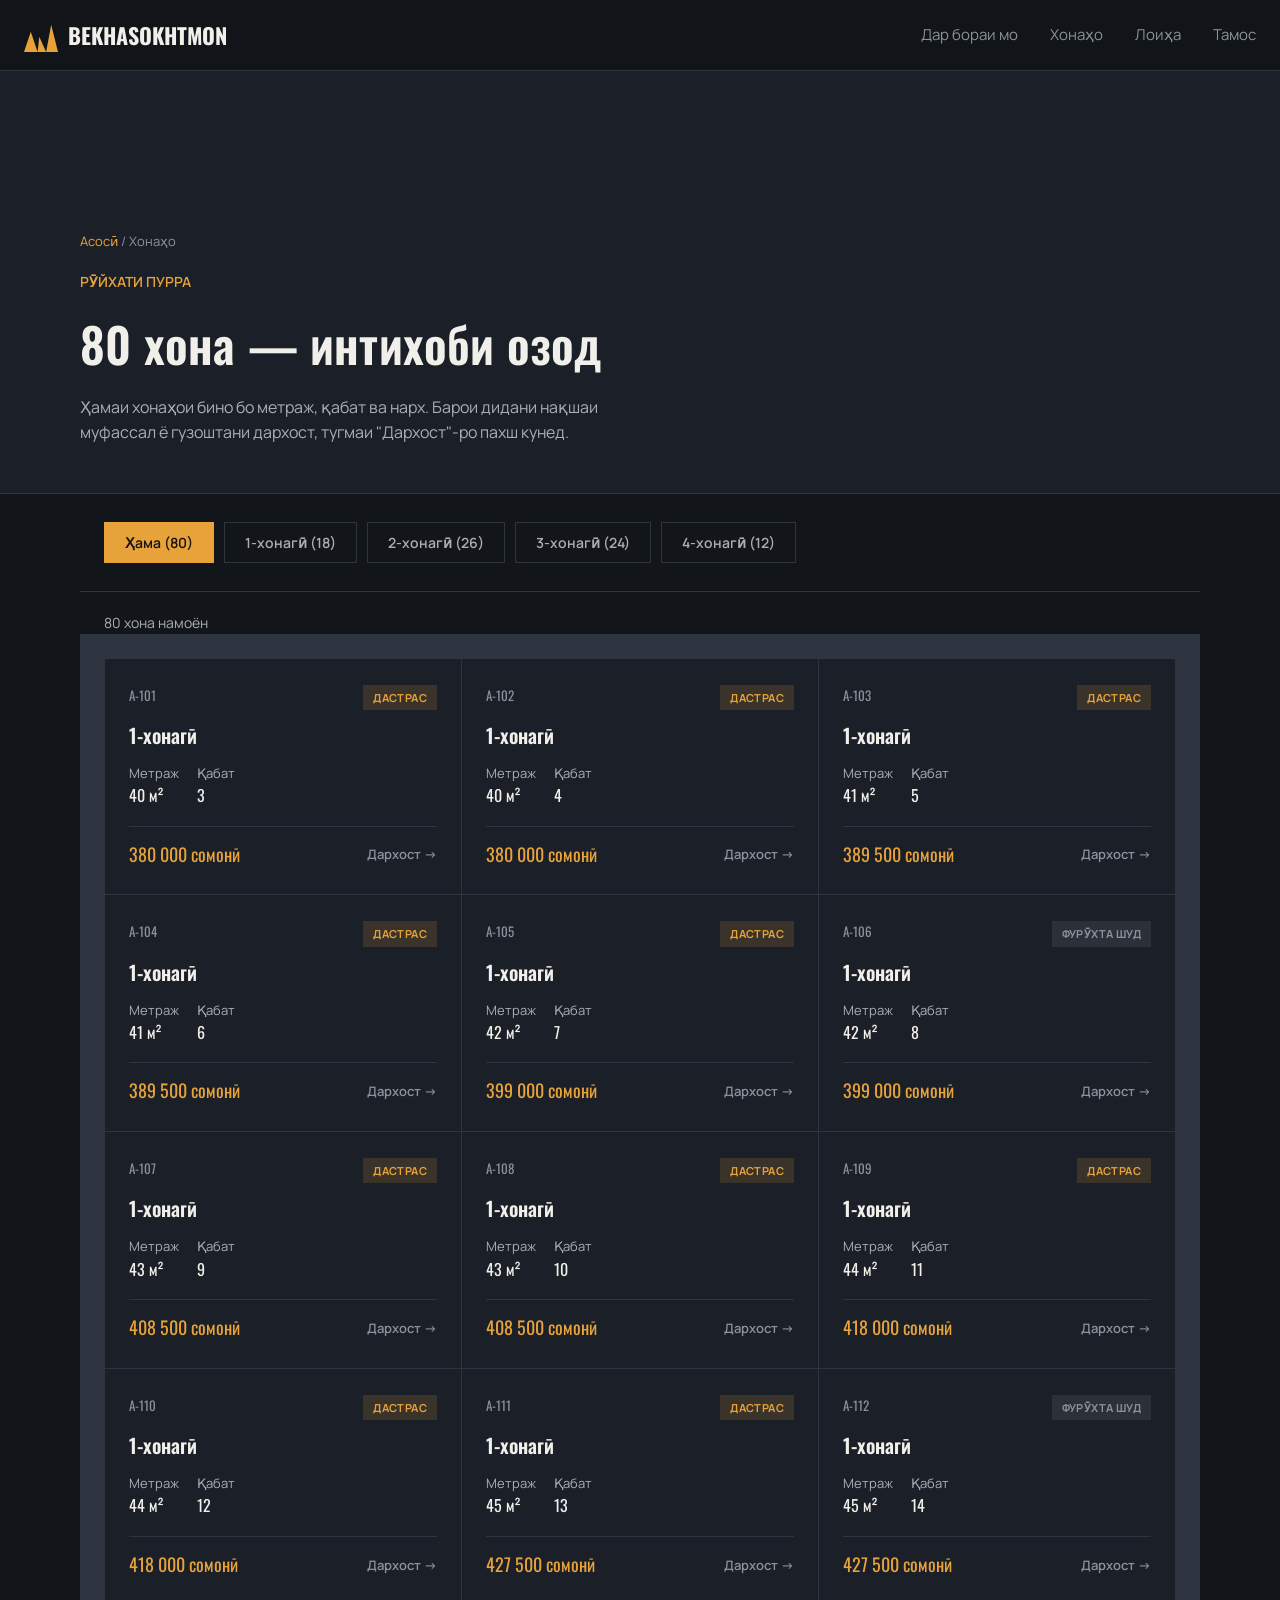
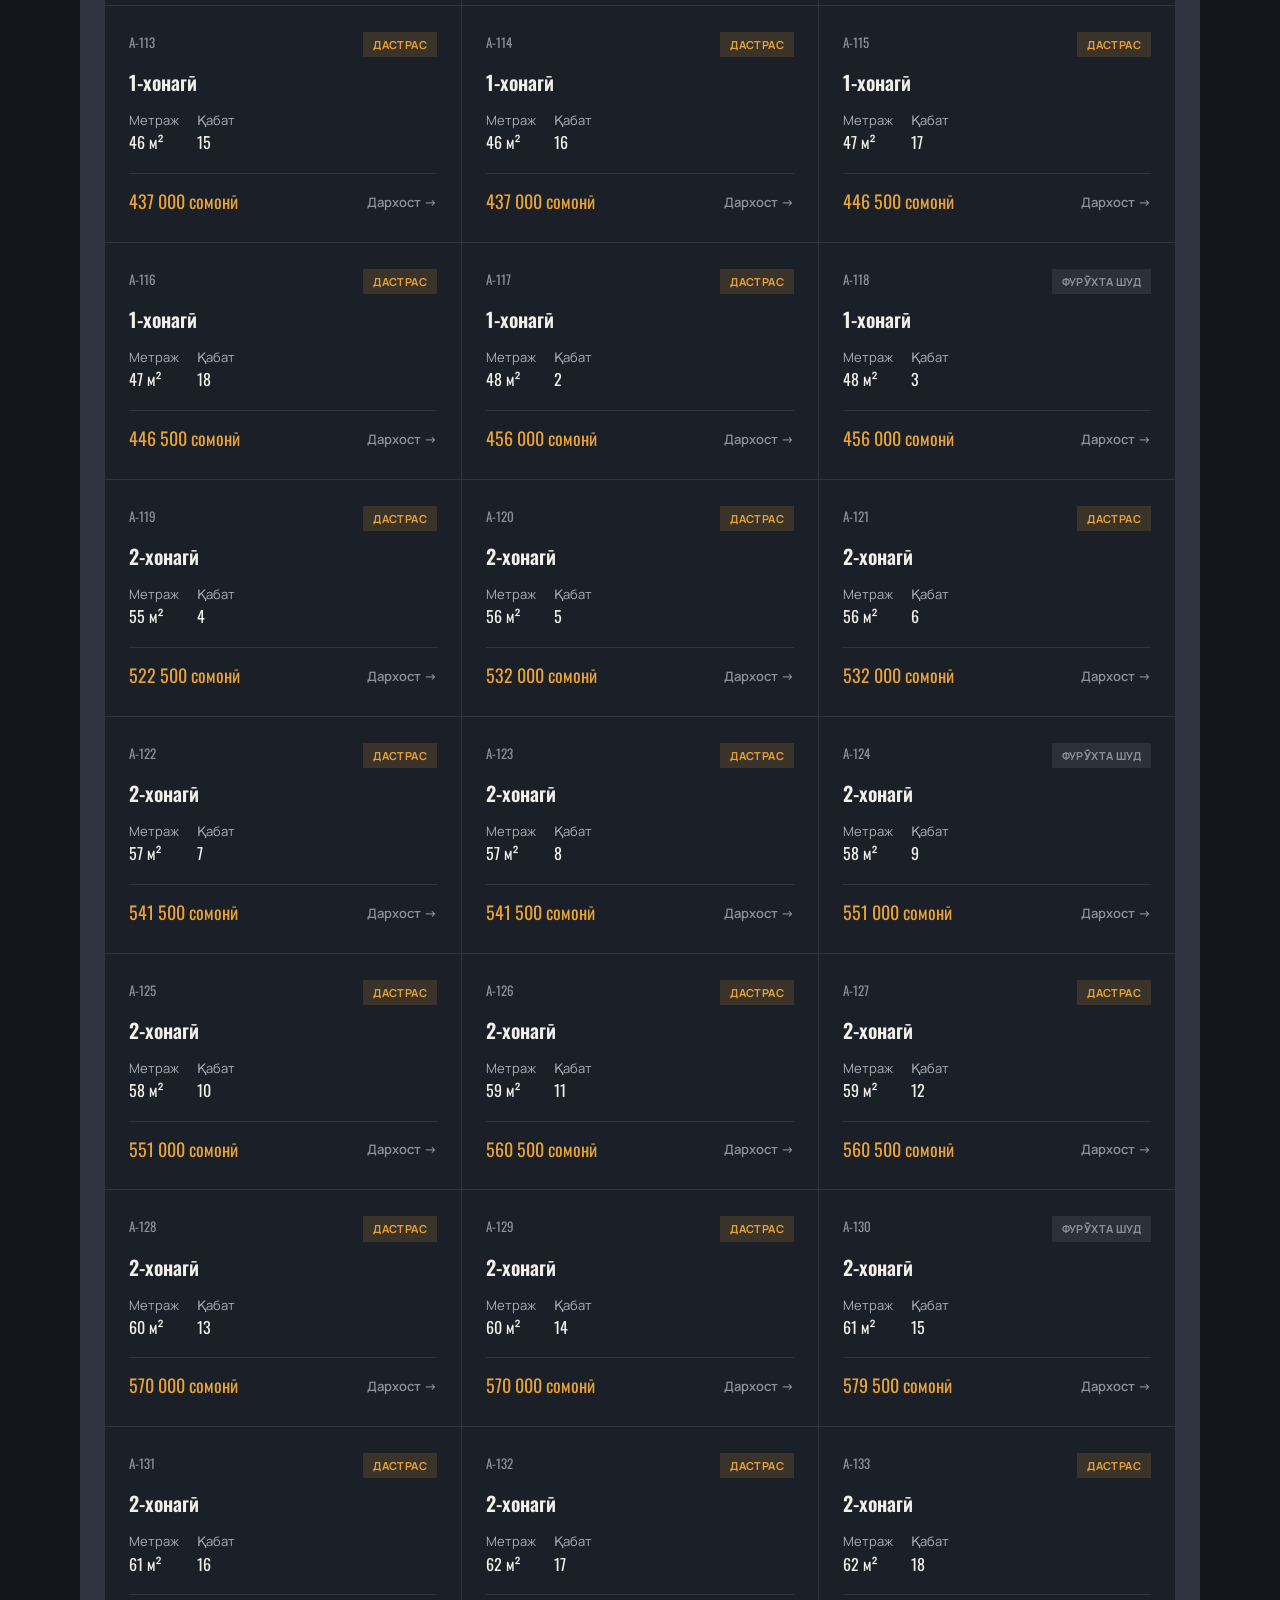
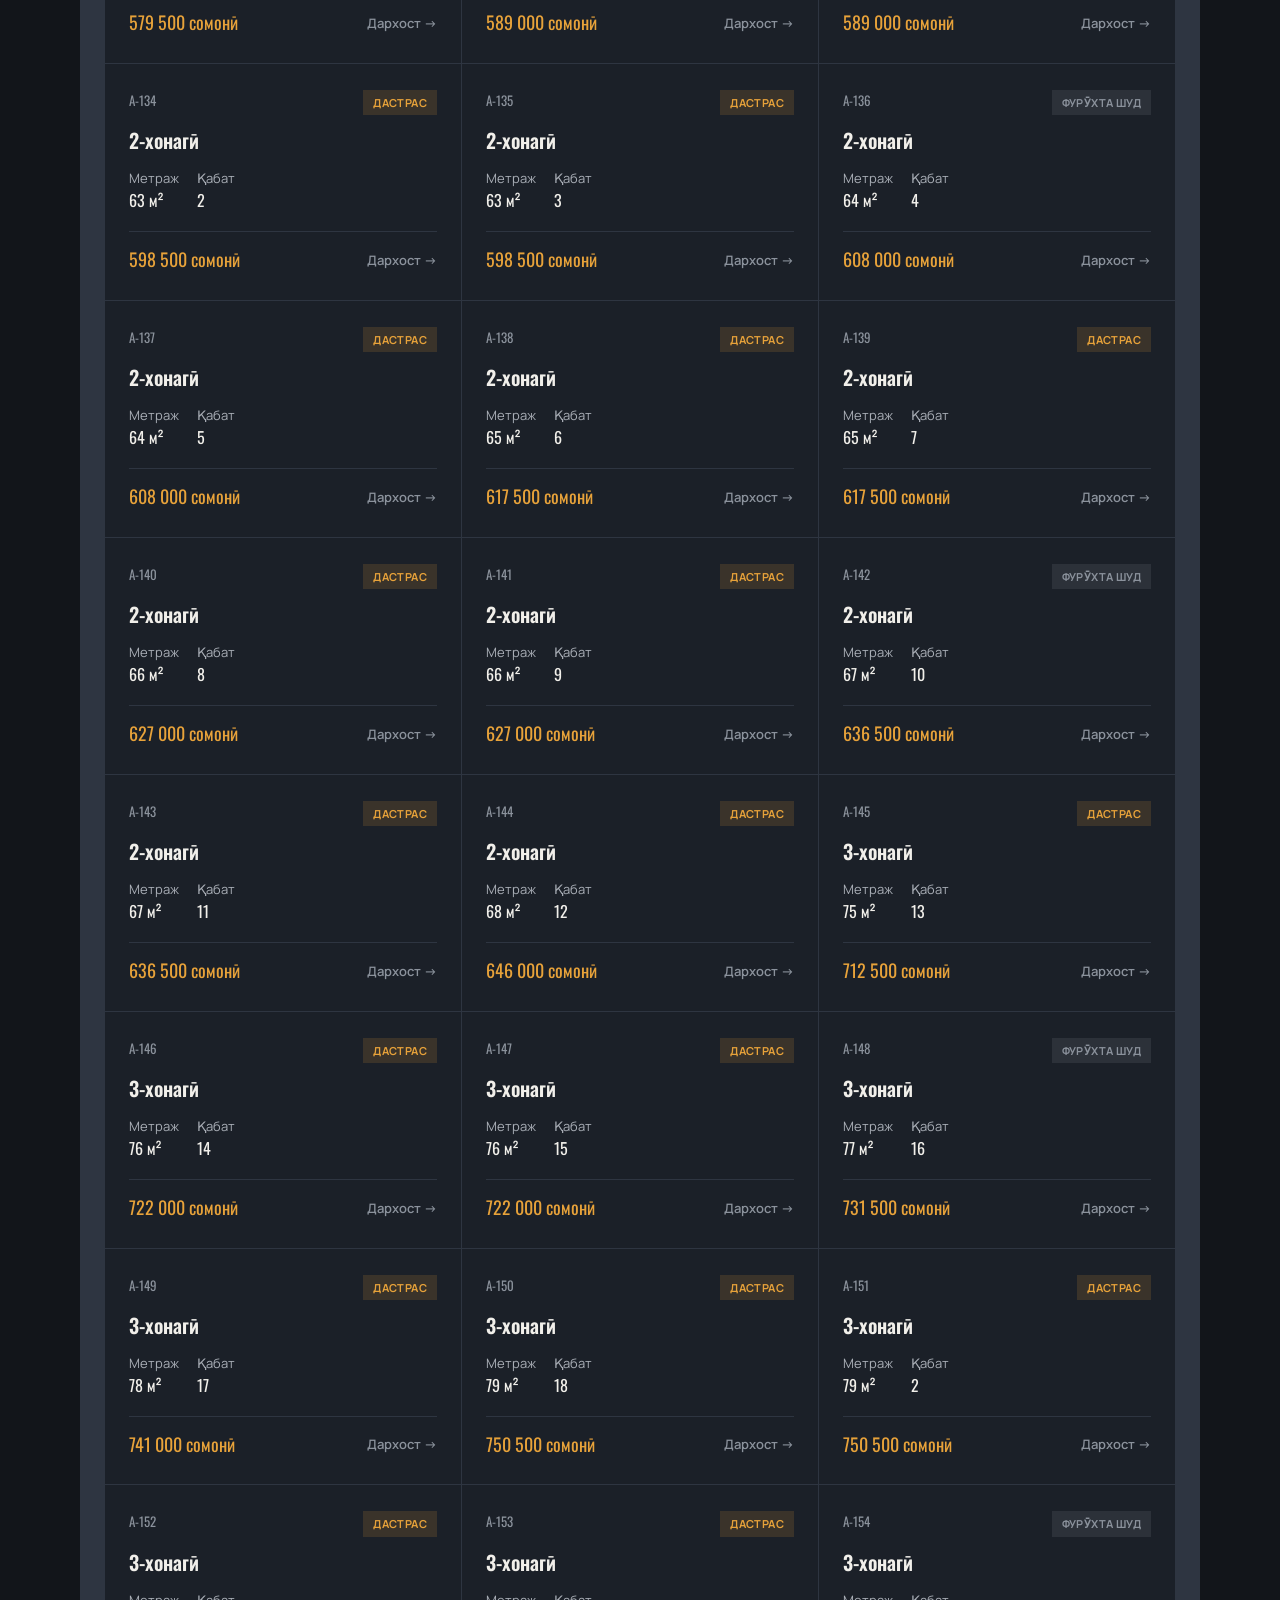
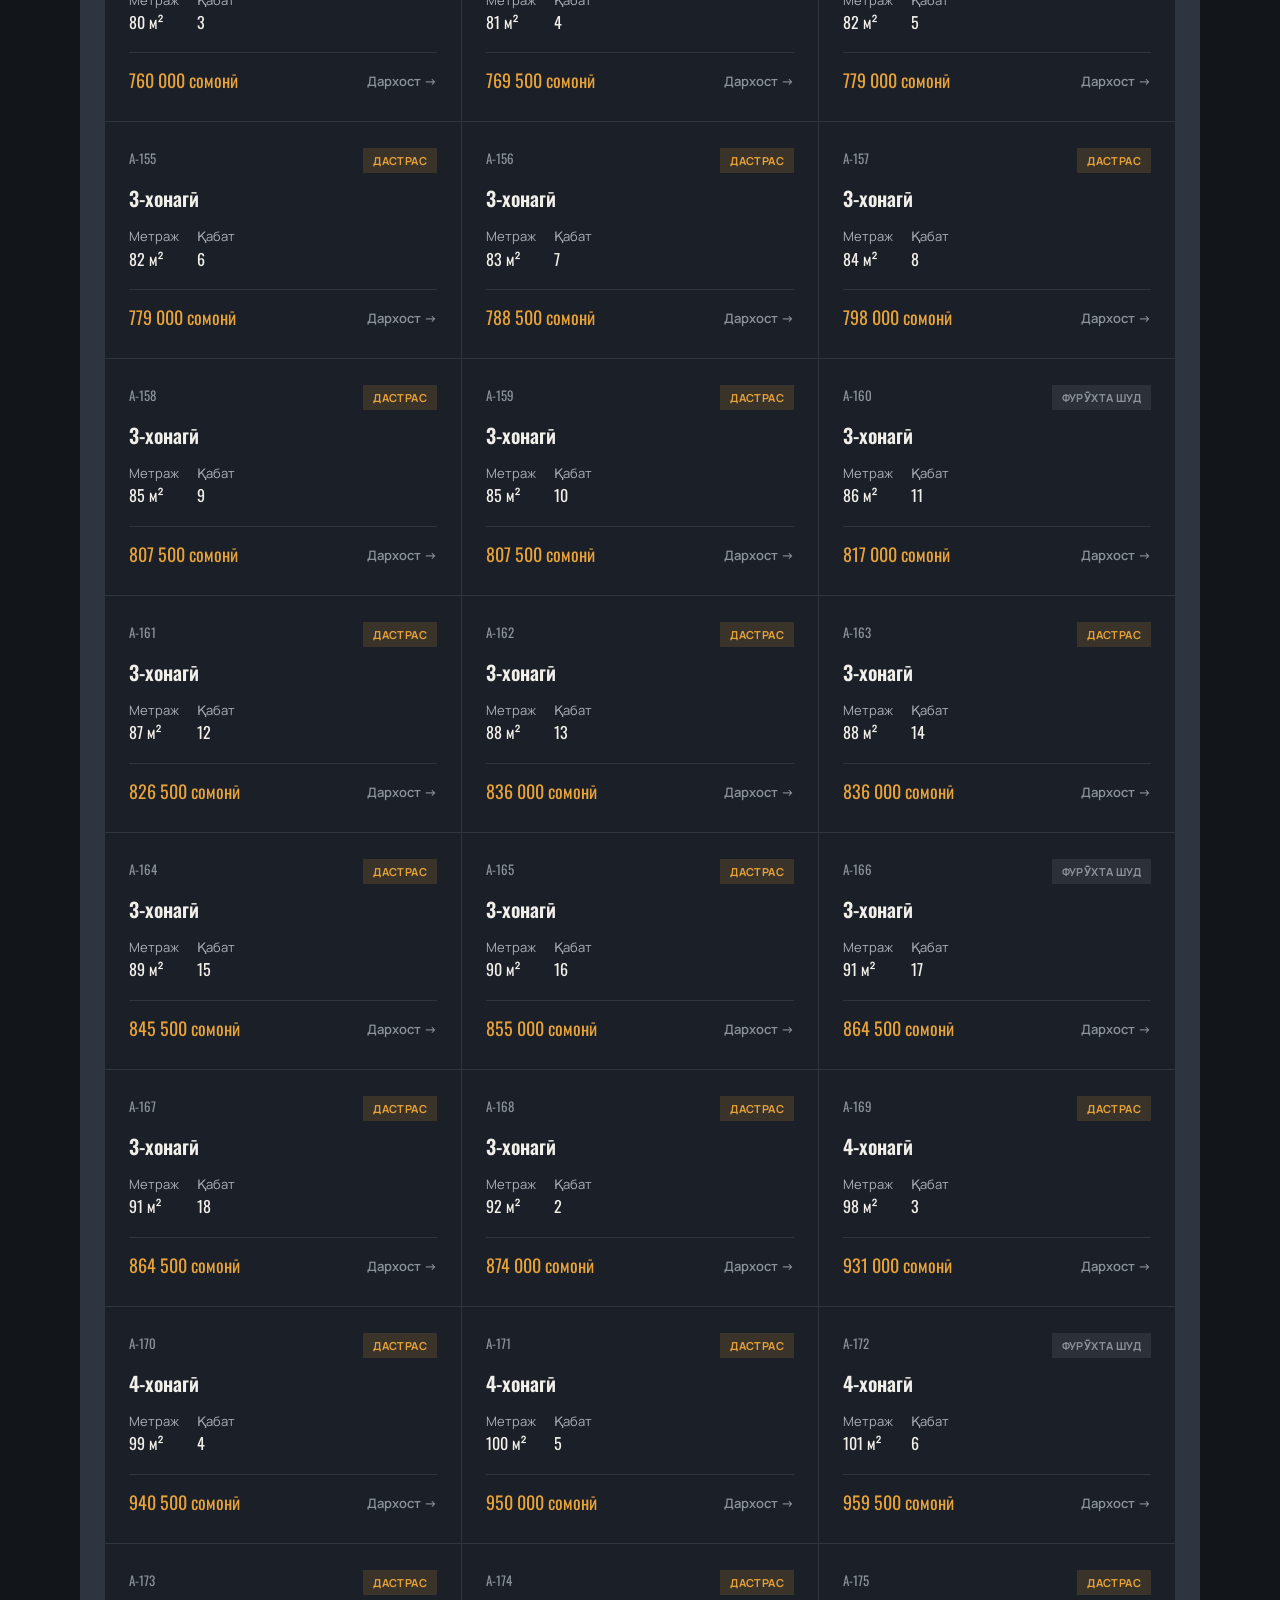
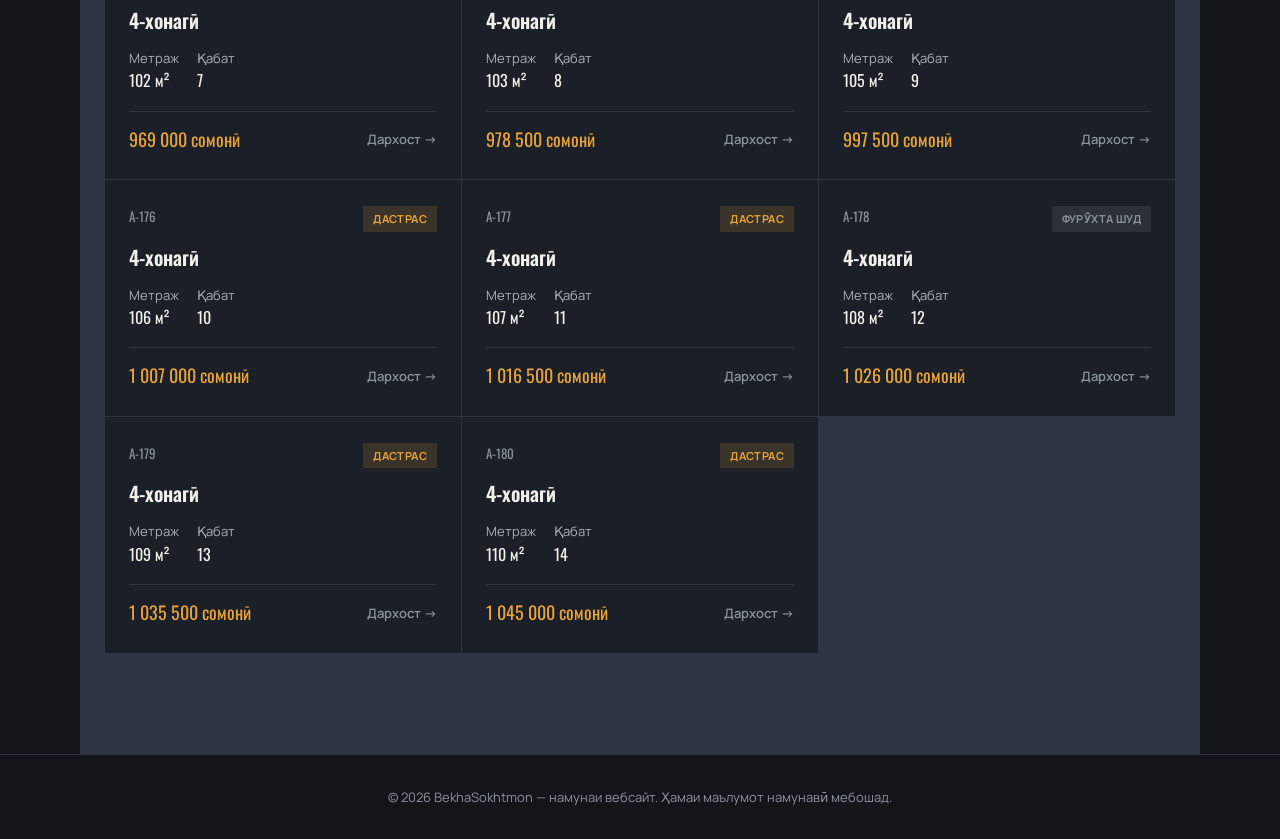
<file: apartments.html>
<!DOCTYPE html>
<html lang="tg">
<head>
<meta charset="UTF-8">
<meta name="viewport" content="width=device-width, initial-scale=1.0">
<title>Хонаҳо — BekhaSokhtmon</title>
<link rel="stylesheet" href="style.css">
</head>
<body>

<header>
  <div class="logo"><span class="logo-mark"></span>BEKHASOKHTMON</div>
  <button class="nav-toggle" id="navToggle" aria-label="Меню"><span></span><span></span><span></span></button>
  <nav id="navMenu">
    <a href="index.html#about">Дар бораи мо</a>
    <a href="apartments.html">Хонаҳо</a>
    <a href="index.html#gallery">Лоиҳа</a>
    <a href="index.html#contact">Тамос</a>
  </nav>
</header>

<section class="page-hero">
  <div class="wrap">
    <div class="breadcrumb"><a href="index.html">Асосӣ</a> / Хонаҳо</div>
    <div class="sec-kicker">РӮЙХАТИ ПУРРА</div>
    <h1>80 хона — интихоби озод</h1>
    <p>Ҳамаи хонаҳои бино бо метраж, қабат ва нарх. Барои дидани нақшаи муфассал ё гузоштани дархост, тугмаи "Дархост"-ро пахш кунед.</p>
  </div>
</section>

<div class="filter-bar" id="filterBar">
  <button class="filter-btn active" data-filter="all">Ҳама (80)</button>
  <button class="filter-btn" data-filter="1">1-хонагӣ (18)</button>
  <button class="filter-btn" data-filter="2">2-хонагӣ (26)</button>
  <button class="filter-btn" data-filter="3">3-хонагӣ (24)</button>
  <button class="filter-btn" data-filter="4">4-хонагӣ (12)</button>
</div>

<div class="apt-count" id="aptCount">80 хона намоён</div>

<div class="apt-grid" id="aptGrid"></div>

<footer>
  © 2026 BekhaSokhtmon — намунаи вебсайт. Ҳамаи маълумот намунавӣ мебошад.
</footer>

<script src="script.js"></script>
<script src="apartments.js"></script>

</body>
</html>
</file>
<file: style.css>
@import url('https://fonts.googleapis.com/css2?family=Oswald:wght@400;500;600;700&family=Manrope:wght@400;500;600;700&display=swap');

  :root{
    --bg: #12151A;
    --bg-panel: #1B2028;
    --bg-panel-2: #20262F;
    --line: #2E3541;
    --concrete: #C7CBD1;
    --concrete-dim: #8B929C;
    --amber: #E7A23A;
    --amber-dim: #b17e2c;
    --steel: #5C7C9C;
    --text: #F1EFEA;
    --text-dim: #A9AEB6;
  }

  *{box-sizing:border-box; margin:0; padding:0;}
  html{scroll-behavior:smooth;}
  body{
    background:var(--bg);
    color:var(--text);
    font-family:'Manrope', sans-serif;
    line-height:1.55;
    overflow-x:hidden;
  }
  h1,h2,h3,.disp{
    font-family:'Oswald', sans-serif;
    font-weight:600;
    text-transform:none;
    letter-spacing:0.2px;
  }
  a{color:inherit; text-decoration:none;}
  img{max-width:100%; display:block;}
  section{padding:88px 24px;}
  .wrap{max-width:1120px; margin:0 auto;}

  /* ===== HEADER ===== */
  header{
    position:sticky; top:0; z-index:50;
    display:flex; align-items:center; justify-content:space-between;
    padding:18px 24px;
    background:rgba(18,21,26,0.88);
    backdrop-filter:blur(8px);
    border-bottom:1px solid var(--line);
  }
  .logo{
    font-family:'Oswald', sans-serif;
    font-size:22px; font-weight:700;
    display:flex; align-items:center; gap:10px;
  }
  .logo-mark{
    width:34px; height:34px;
    background:var(--amber);
    clip-path:polygon(0% 100%, 20% 40%, 40% 100%, 45% 55%, 65% 100%, 80% 20%, 100% 100%);
  }
  nav{display:flex; gap:32px; font-size:15px; color:var(--concrete-dim);}
  nav a:hover{color:var(--text);}
  .nav-toggle{display:none; flex-direction:column; gap:5px; cursor:pointer; background:none; border:none;}
  .nav-toggle span{width:24px; height:2px; background:var(--text);}

  .cta-btn{
    background:var(--amber); color:#171310;
    padding:12px 26px; border-radius:2px;
    font-weight:700; font-size:14px;
    border:none; cursor:pointer;
    transition:background .2s ease;
  }
  .cta-btn:hover{background:#f2ae44;}
  .cta-outline{
    border:1px solid var(--concrete-dim); color:var(--text);
    padding:11px 25px; border-radius:2px; font-size:14px; font-weight:600;
    display:inline-block;
  }
  .cta-outline:hover{border-color:var(--text);}

  /* ===== HERO ===== */
  .hero{
    position:relative;
    min-height:92vh;
    display:flex; align-items:flex-end;
    padding:0;
    background:#0d0f13;
  }
  .hero-img{
    position:absolute; inset:0; width:100%; height:100%;
    object-fit:cover; opacity:0.55;
  }
  .hero-grid{
    position:absolute; inset:0;
    background-image:
      linear-gradient(to right, rgba(231,162,58,0.08) 1px, transparent 1px),
      linear-gradient(to bottom, rgba(231,162,58,0.08) 1px, transparent 1px);
    background-size: 48px 48px;
    mix-blend-mode:overlay;
  }
  .hero::after{
    content:'';
    position:absolute; inset:0;
    background:linear-gradient(180deg, rgba(13,15,19,0.15) 0%, rgba(13,15,19,0.95) 92%);
  }
  .hero-content{
    position:relative; z-index:2;
    max-width:1120px; margin:0 auto; width:100%;
    padding:0 24px 64px;
  }
  .hero-eyebrow{
    color:var(--amber); font-size:14px; font-weight:600;
    margin-bottom:18px; display:flex; align-items:center; gap:10px;
  }
  .hero-eyebrow::before{content:''; width:28px; height:1px; background:var(--amber);}
  .hero h1{
    font-size:clamp(38px, 6.5vw, 76px);
    line-height:1.03;
    max-width:780px;
    color:var(--text);
  }
  .hero p{
    max-width:520px; margin-top:22px; font-size:17px; color:var(--concrete);
  }
  .hero-actions{display:flex; gap:16px; margin-top:36px; flex-wrap:wrap;}

  .hero-stats{
    display:grid; grid-template-columns:repeat(4,1fr);
    gap:0; margin-top:64px;
    border-top:1px solid rgba(255,255,255,0.12);
    padding-top:28px;
  }
  .hero-stats div{padding-right:20px;}
  .hero-stats .num{font-family:'Oswald'; font-size:34px; color:var(--amber);}
  .hero-stats .label{font-size:13px; color:var(--concrete-dim); margin-top:4px;}

  /* ===== SECTION HEAD ===== */
  .sec-head{max-width:640px; margin-bottom:48px;}
  .sec-kicker{color:var(--amber); font-size:14px; font-weight:600; margin-bottom:12px;}
  .sec-head h2{font-size:clamp(28px,4vw,42px); color:var(--text);}
  .sec-head p{color:var(--text-dim); margin-top:14px; font-size:16px;}

  /* ===== ABOUT ===== */
  .about{background:var(--bg-panel); border-top:1px solid var(--line); border-bottom:1px solid var(--line);}
  .about-grid{display:grid; grid-template-columns:1.1fr 0.9fr; gap:64px; align-items:center;}
  .about-list{margin-top:28px; display:flex; flex-direction:column; gap:18px;}
  .about-list li{list-style:none; display:flex; gap:14px; color:var(--concrete); font-size:15px;}
  .about-list .mark{color:var(--amber); font-family:'Oswald'; font-weight:600;}
  .about-photo{position:relative; border:1px solid var(--line);}
  .about-photo img{filter:grayscale(15%);}

  /* ===== APARTMENT TYPES ===== */
  .types-grid{display:grid; grid-template-columns:repeat(4,1fr); gap:1px; background:var(--line); border:1px solid var(--line);}
  .type-card{
    background:var(--bg-panel); padding:32px 26px;
    display:flex; flex-direction:column; gap:16px;
    transition:background .2s ease;
  }
  .type-card:hover{background:var(--bg-panel-2);}
  .type-card .tnum{font-family:'Oswald'; font-size:13px; color:var(--concrete-dim);}
  .type-card h3{font-size:26px; color:var(--text); margin-top:2px;}
  .type-card .sqm{font-family:'Oswald'; font-size:30px; color:var(--amber); margin-top:6px;}
  .type-card .sqm span{font-size:14px; color:var(--concrete-dim); font-family:'Manrope';}
  .plan-svg{margin-top:6px;}
  .type-card .count{font-size:13px; color:var(--text-dim); border-top:1px solid var(--line); padding-top:14px; margin-top:auto;}

  /* ===== GALLERY ===== */
  .gal-grid{display:grid; grid-template-columns:1.4fr 1fr 1fr; grid-template-rows:220px 220px; gap:8px;}
  .gal-grid img{width:100%; height:100%; object-fit:cover;}
  .gal-grid a:first-child{grid-row:span 2;}
  .gal-grid a{position:relative; overflow:hidden; display:block;}
  .gal-grid a img{transition:transform .5s ease;}
  .gal-grid a:hover img{transform:scale(1.06);}

  /* ===== CONTACT / CTA ===== */
  .contact{
    background:var(--bg-panel);
    border-top:1px solid var(--line);
    position:relative;
  }
  .contact-inner{
    display:grid; grid-template-columns:1fr 1fr; gap:64px; align-items:center;
  }
  .contact h2{font-size:clamp(30px,4.5vw,48px); max-width:460px;}
  .contact p{color:var(--text-dim); margin-top:16px; max-width:420px;}
  .contact-actions{display:flex; gap:16px; margin-top:32px; flex-wrap:wrap;}
  .contact-card{
    background:var(--bg); border:1px solid var(--line); padding:36px;
  }
  .field{margin-bottom:18px;}
  .field label{display:block; font-size:13px; color:var(--concrete-dim); margin-bottom:8px;}
  .field input{
    width:100%; background:var(--bg-panel-2); border:1px solid var(--line);
    color:var(--text); padding:13px 14px; font-size:15px; font-family:'Manrope';
  }
  .field input:focus{outline:2px solid var(--amber); outline-offset:1px;}

  footer{
    padding:32px 24px; text-align:center; color:var(--concrete-dim);
    font-size:13px; border-top:1px solid var(--line);
  }

  @media (max-width:860px){
    nav{
      position:fixed; top:70px; right:0; left:0; bottom:0;
      background:var(--bg); flex-direction:column; padding:32px 24px;
      transform:translateX(100%); transition:transform .3s ease;
      gap:24px; font-size:18px;
    }
    nav.open{transform:translateX(0);}
    .nav-toggle{display:flex;}
    .hero-stats{grid-template-columns:repeat(2,1fr); row-gap:24px;}
    .about-grid, .contact-inner{grid-template-columns:1fr; gap:36px;}
    .types-grid{grid-template-columns:repeat(2,1fr);}
    .gal-grid{grid-template-columns:1fr 1fr; grid-template-rows:160px 160px 160px;}
    .gal-grid a:first-child{grid-row:span 1; grid-column:span 2;}
    section{padding:56px 18px;}
  }
  /* ===== APARTMENTS PAGE ===== */
  .page-hero{
    padding:160px 24px 48px;
    background:var(--bg-panel);
    border-bottom:1px solid var(--line);
  }
  .page-hero .sec-kicker{margin-bottom:14px;}
  .page-hero h1{font-size:clamp(30px,5vw,48px);}
  .page-hero p{color:var(--text-dim); margin-top:14px; max-width:560px; font-size:16px;}
  .breadcrumb{font-size:13px; color:var(--concrete-dim); margin-bottom:20px;}
  .breadcrumb a{color:var(--amber);}

  .filter-bar{
    display:flex; gap:10px; flex-wrap:wrap;
    padding:28px 24px; max-width:1120px; margin:0 auto;
    border-bottom:1px solid var(--line);
  }
  .filter-btn{
    background:transparent; border:1px solid var(--line); color:var(--text-dim);
    padding:10px 20px; font-size:14px; font-family:'Manrope'; font-weight:600;
    cursor:pointer; transition:all .2s ease;
  }
  .filter-btn:hover{border-color:var(--concrete-dim); color:var(--text);}
  .filter-btn.active{background:var(--amber); border-color:var(--amber); color:#171310;}

  .apt-count{
    max-width:1120px; margin:0 auto; padding:20px 24px 0;
    color:var(--text-dim); font-size:14px;
  }

  .apt-grid{
    max-width:1120px; margin:0 auto;
    padding:24px 24px 100px;
    display:grid; grid-template-columns:repeat(3,1fr); gap:1px;
    background:var(--line); border:1px solid var(--line);
  }
  .apt-card{
    background:var(--bg-panel); padding:26px 24px;
    display:flex; flex-direction:column; gap:10px;
  }
  .apt-card-top{display:flex; justify-content:space-between; align-items:flex-start;}
  .apt-id{font-family:'Oswald'; font-size:13px; color:var(--concrete-dim);}
  .apt-status{
    font-size:11px; font-weight:700; padding:4px 10px;
    text-transform:uppercase; letter-spacing:0.4px;
  }
  .apt-status.free{background:rgba(231,162,58,0.15); color:var(--amber);}
  .apt-status.sold{background:rgba(139,146,156,0.15); color:var(--concrete-dim);}
  .apt-title{font-size:20px; color:var(--text); font-family:'Oswald'; font-weight:600;}
  .apt-meta{display:flex; gap:18px; margin-top:2px;}
  .apt-meta div{font-size:13px; color:var(--text-dim);}
  .apt-meta .v{color:var(--text); font-size:16px; font-family:'Oswald'; display:block;}
  .apt-price{
    margin-top:8px; padding-top:14px; border-top:1px solid var(--line);
    display:flex; justify-content:space-between; align-items:center;
  }
  .apt-price .amount{font-family:'Oswald'; font-size:18px; color:var(--amber);}
  .apt-price a{font-size:13px; color:var(--concrete-dim); font-weight:600;}
  .apt-price a:hover{color:var(--text);}

  @media (max-width:860px){
    .apt-grid{grid-template-columns:1fr;}
    .page-hero{padding:130px 18px 36px;}
  }
</file>
